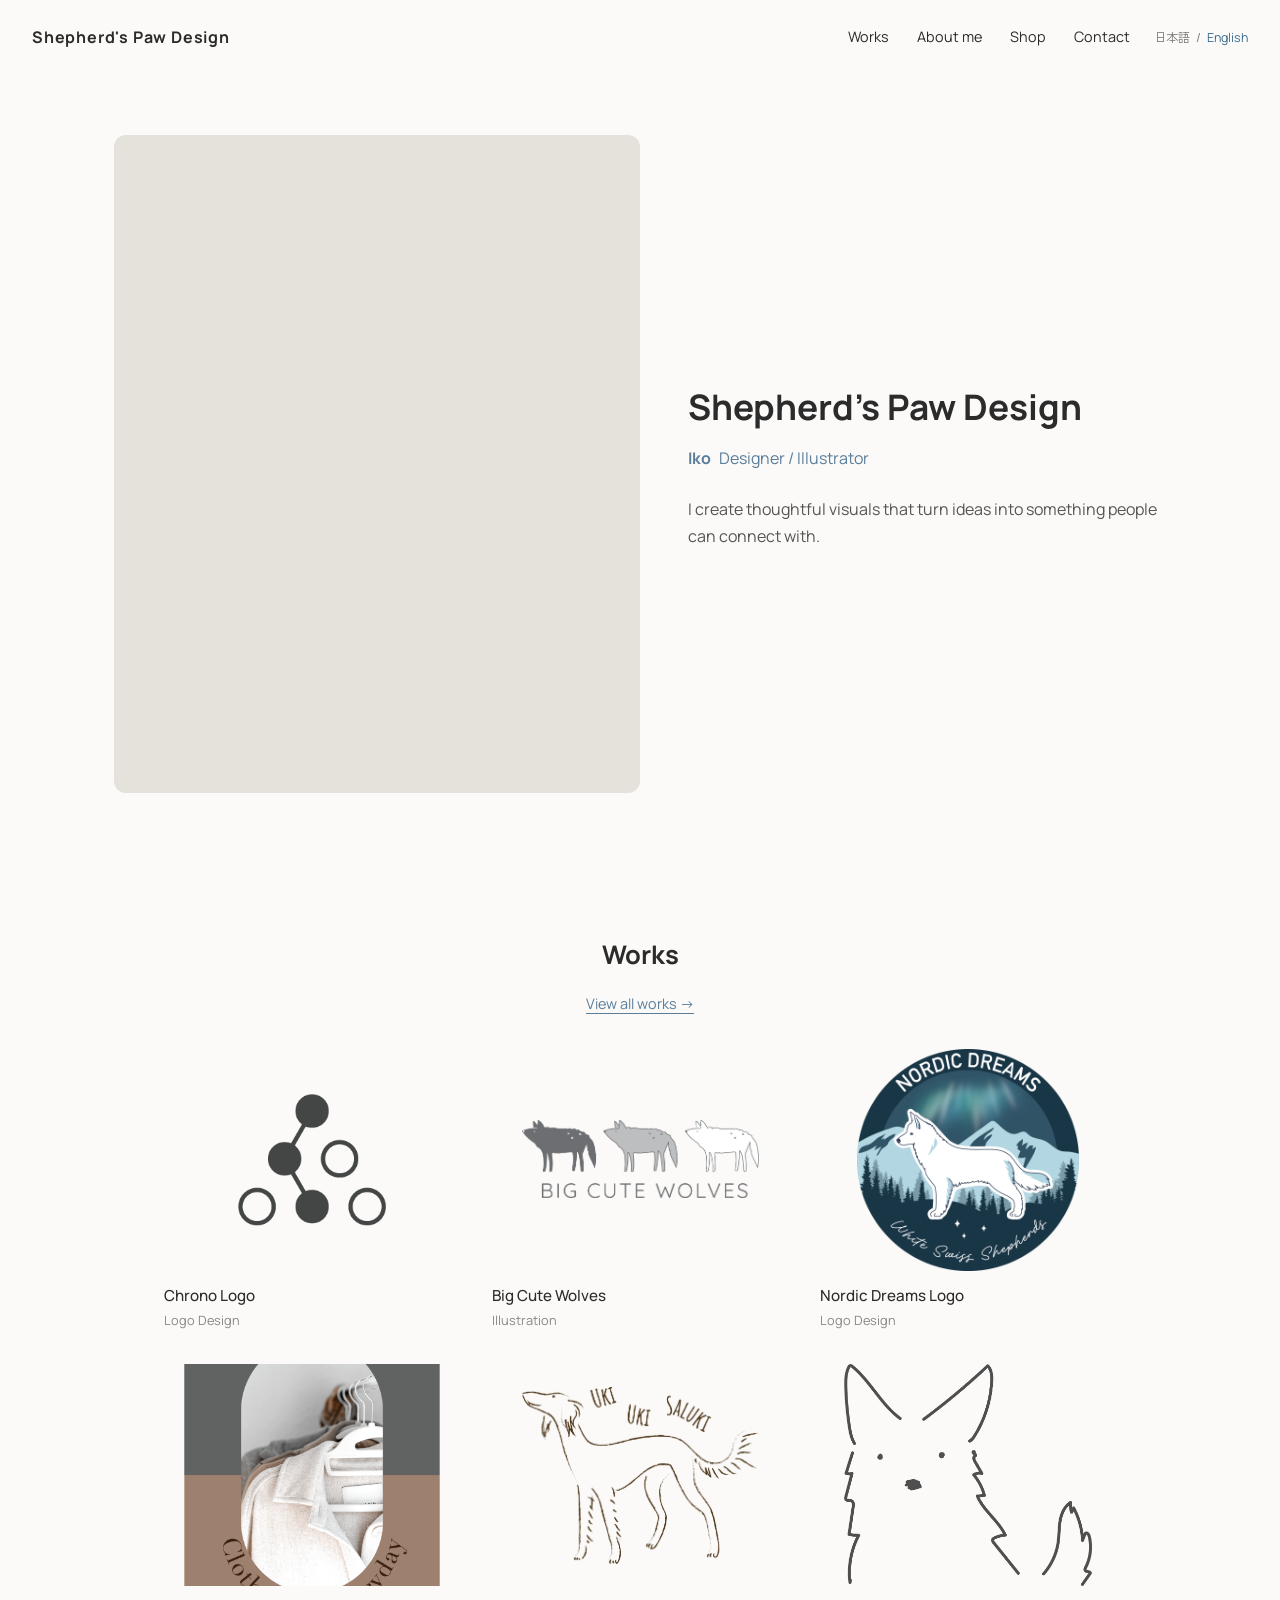
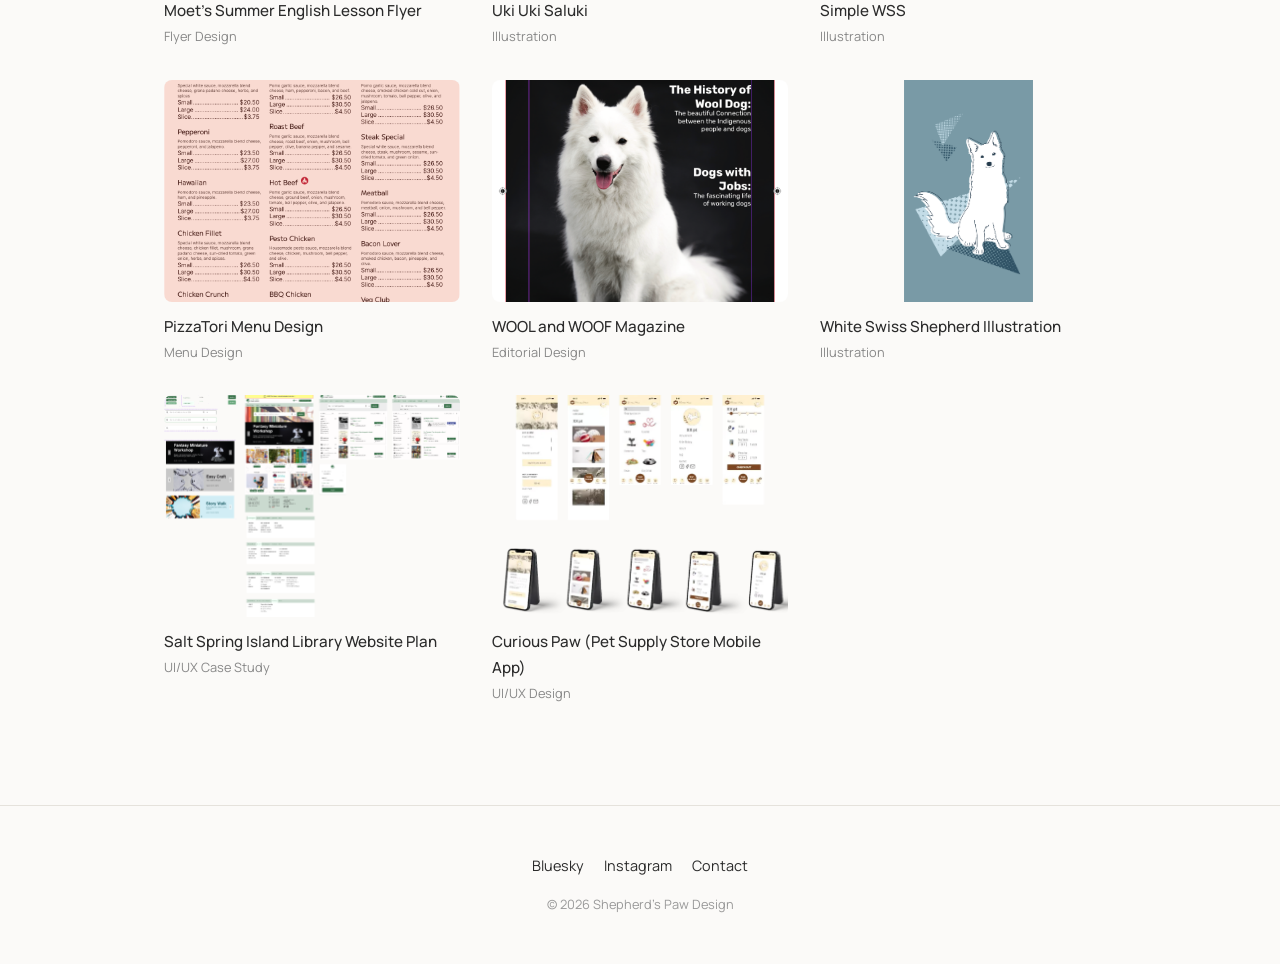
<file: index.html>
<!DOCTYPE html>
<html lang="ja">
<head>
  <meta charset="UTF-8">
  <meta name="viewport" content="width=device-width, initial-scale=1.0">
  <title>Shepherd's Paw Design | Portfolio</title>
  <link rel="preconnect" href="https://fonts.googleapis.com">
  <link href="https://fonts.googleapis.com/css2?family=Manrope:wght@400;500;600;700&family=Zen+Kaku+Gothic+New:wght@400;500;700&display=swap" rel="stylesheet">
  <link rel="stylesheet" href="style.css?v=3">
</head>
<body>

  <!-- ヘッダー: サイト名や名前 -->
  <header class="site-header">
    <a href="index.html" class="logo">Shepherd's Paw Design</a>
    <input type="checkbox" id="nav-toggle" class="nav-toggle">
    <label for="nav-toggle" class="nav-toggle-label" aria-label="メニューを開く">
      <span></span>
      <span></span>
      <span></span>
    </label>
    <nav class="site-nav" aria-label="メインメニュー">
      <a href="works.html">Works</a>
      <a href="about.html">About me</a>
      <a href="shop.html">Shop</a>
      <a href="contact.html">Contact</a>
    </nav>
    <div class="language-switch" aria-label="言語選択">
      <a href="index.html" aria-current="page">日本語</a><span>/</span><a href="en/index.html">English</a>
    </div>
  </header>

  <!-- ヒーローエリア: 代表イラスト1枚 + 一言紹介 -->
  <section class="hero">
    <div class="hero-visual">
      <div class="hero-slideshow">
        <img src="images/hero-illust.png" alt="代表作イラスト 1">
        <img src="images/hero-illust2.png" alt="代表作イラスト 2">
      </div>
    </div>
    <div class="hero-text">
      <h1>Shepherd's Paw Design</h1>
      <p class="hero-sub"><strong class="hero-name">Iko</strong><span class="hero-role">Designer / Illustrator</span></p>
      <p class="hero-lead">
        イラストとデザインを通して、日常に小さな物語を届けています。
      </p>
    </div>
  </section>

  <!-- Works: 作品一覧  -->
  <section class="works" id="works">
    <h2>Works</h2>
    <a class="view-all-works" href="works.html">View all works -&gt;</a>

    <div class="works-grid">

      <!-- 作品カード1 -->
      <a class="work-card" href="works.html#chrono-logo">
        <div class="work-thumb work-thumb-1"></div>
        <p class="work-title">Chrono Logo</p>
        <p class="work-tag">Logo Design</p>
      </a>

      <!-- 作品カード2 -->
      <a class="work-card" href="works.html#big-cute-wolves">
        <div class="work-thumb work-thumb-2"></div>
        <p class="work-title">Big Cute Wolves</p>
        <p class="work-tag">Illustration</p>
      </a>

      <!-- 作品カード3 -->
      <a class="work-card" href="works.html#nordic-dreams-logo">
        <div class="work-thumb work-thumb-3"></div>
        <p class="work-title">Nordic Dreams Logo</p>
        <p class="work-tag">Logo Design</p>
      </a>

      <!-- 作品カード4 -->
      <a class="work-card" href="works.html#summer-english-lesson">
        <div class="work-thumb work-thumb-4"></div>
        <p class="work-title">Moetさんの夏休み英語レッスン案内</p>
        <p class="work-tag">Flyer Design</p>
      </a>

      <!-- 作品カード5 -->
      <a class="work-card" href="works.html#uki-uki-saluki">
        <div class="work-thumb work-thumb-5"></div>
        <p class="work-title">Uki Uki Saluki</p>
        <p class="work-tag">Illustration</p>
      </a>

      <!-- 作品カード6 -->
      <a class="work-card" href="works.html#simple-wss">
        <div class="work-thumb work-thumb-6"></div>
        <p class="work-title">Simple WSS</p>
        <p class="work-tag">Illustration</p>
      </a>

      <a class="work-card" href="works.html#pizza-tori-menu">
        <div class="work-thumb work-thumb-pizza"></div>
        <p class="work-title">PizzaTori Menu Design</p>
        <p class="work-tag">Menu Design</p>
      </a>

      <a class="work-card" href="works.html#wool-and-woof">
        <div class="work-thumb work-thumb-magazine"></div>
        <p class="work-title">WOOL and WOOF Magazine</p>
        <p class="work-tag">Editorial Design</p>
      </a>

      <a class="work-card" href="works.html#white-swiss-shepherd">
        <div class="work-thumb work-thumb-wss"></div>
        <p class="work-title">White Swiss Shepherd Illustration</p>
        <p class="work-tag">Illustration</p>
      </a>

      <a class="work-card" href="works.html#library">
        <div class="work-thumb work-thumb-7"></div>
        <p class="work-title">ソルトスプリング島図書館ウェブサイト</p>
        <p class="work-tag">UI/UX Case Study</p>
      </a>

      <a class="work-card" href="works.html#pet-store">
        <div class="work-thumb work-thumb-8"></div>
        <p class="work-title">Curious Paw（ペット用品店モバイルアプリ）</p>
        <p class="work-tag">UI/UX Design</p>
      </a>

    </div>
  </section>

  <!-- フッター: SNSリンクなど -->
  <footer class="site-footer">
    <div class="footer-links">
      <a href="#">Bluesky</a>
      <a href="#">Instagram</a>
      <a href="contact.html">Contact</a>
    </div>
    <p class="copyright">&copy; 2026 Shepherd's Paw Design</p>
  </footer>

  <script src="language.js"></script>
</body>
</html>
</file>
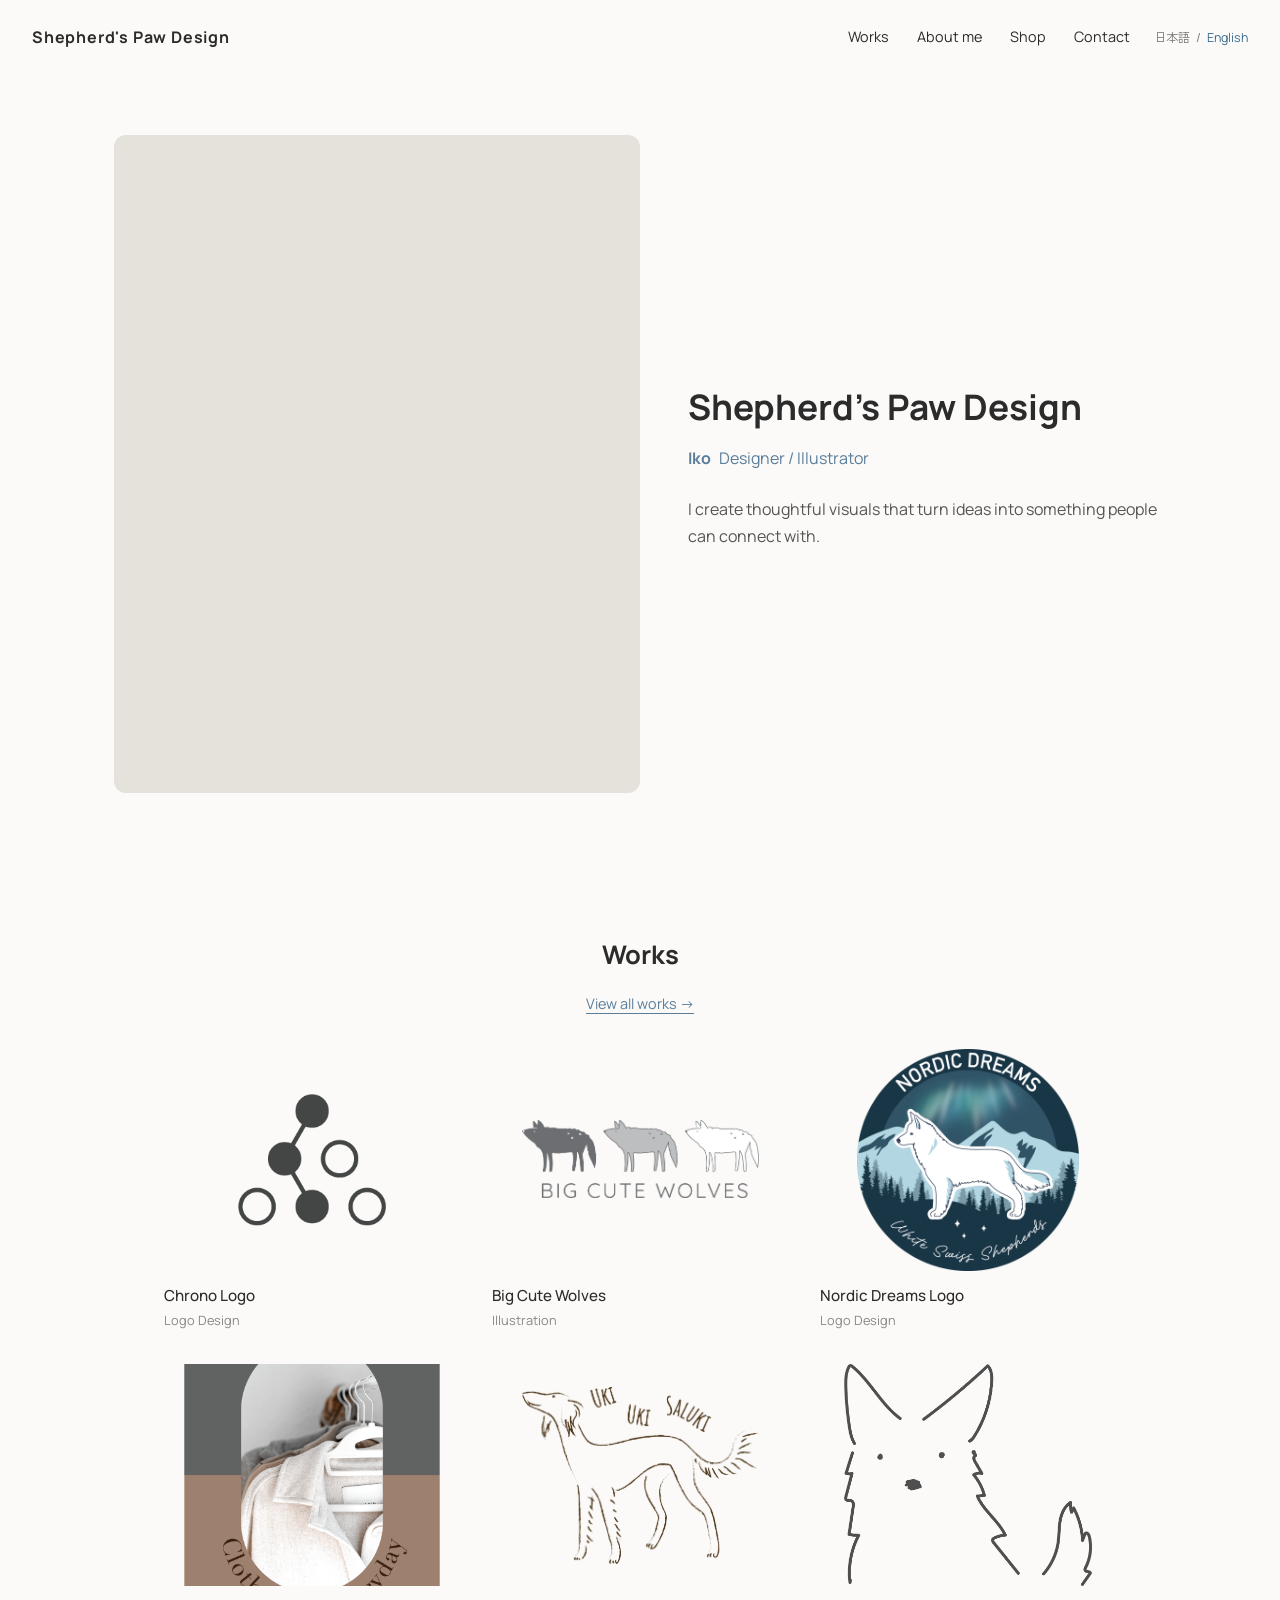
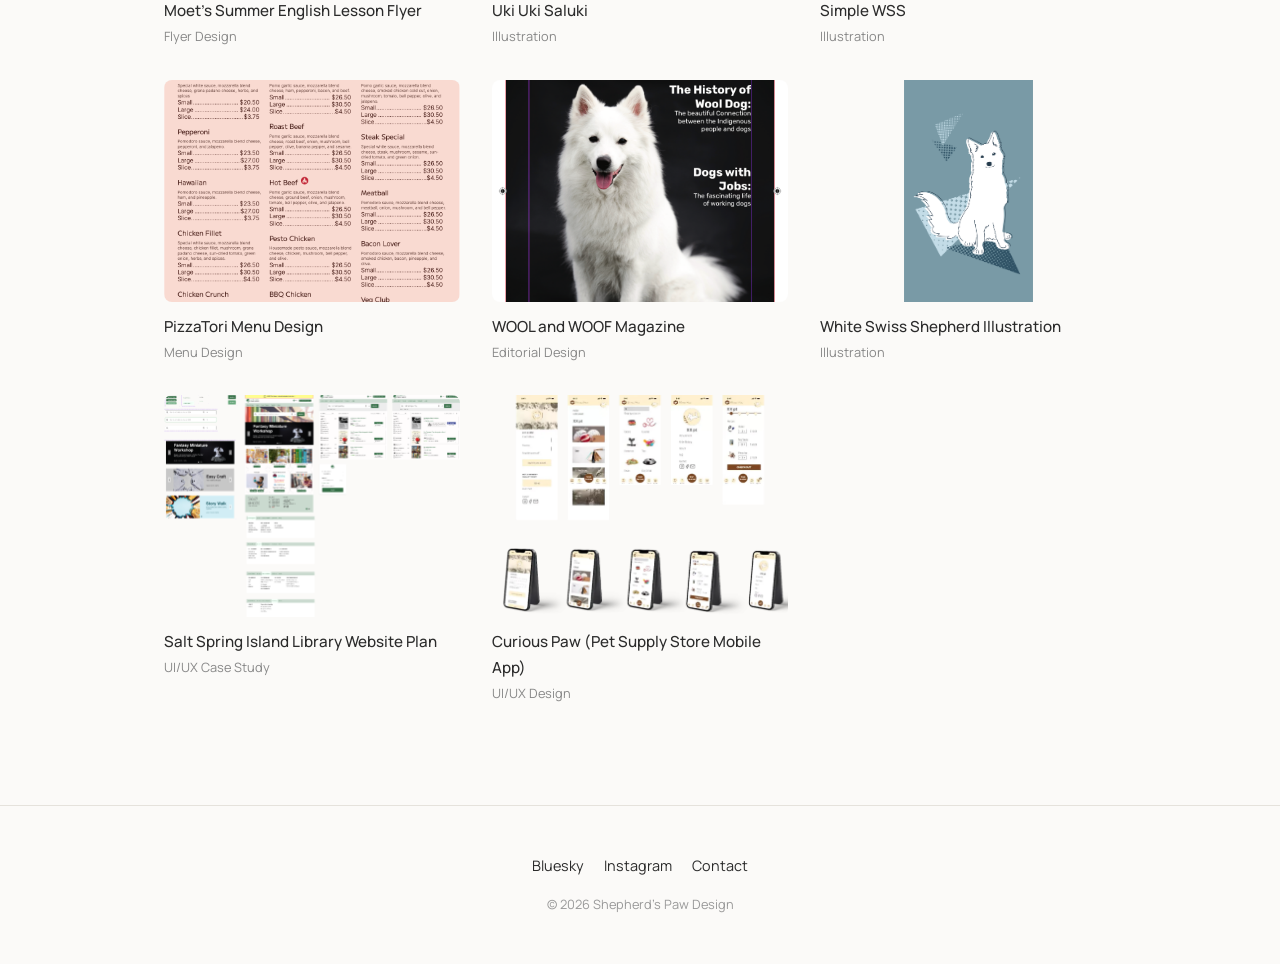
<file: en/index.html>
<!DOCTYPE html>
<html lang="en">
<head>
  <meta charset="UTF-8">
  <meta name="viewport" content="width=device-width, initial-scale=1.0">
  <title>Shepherd's Paw Design | Portfolio</title>
  <link rel="preconnect" href="https://fonts.googleapis.com">
  <link href="https://fonts.googleapis.com/css2?family=Manrope:wght@400;500;600;700&family=Zen+Kaku+Gothic+New:wght@400;500;700&display=swap" rel="stylesheet">
  <link rel="stylesheet" href="../style.css?v=3">
</head>
<body>

  <header class="site-header">
    <a href="index.html" class="logo">Shepherd's Paw Design</a>
    <input type="checkbox" id="nav-toggle" class="nav-toggle">
    <label for="nav-toggle" class="nav-toggle-label" aria-label="Open menu">
      <span></span><span></span><span></span>
    </label>
    <nav class="site-nav" aria-label="Main menu">
      <a href="works.html">Works</a>
      <a href="about.html">About me</a>
      <a href="shop.html">Shop</a>
      <a href="contact.html">Contact</a>
    </nav>
    <div class="language-switch" aria-label="Language selection">
      <a href="../index.html">日本語</a><span>/</span><a href="index.html" aria-current="page">English</a>
    </div>
  </header>

  <section class="hero">
    <div class="hero-visual">
      <div class="hero-slideshow">
        <img src="../images/hero-illust.png" alt="Featured illustration 1">
        <img src="../images/hero-illust2.png" alt="Featured illustration 2">
      </div>
    </div>
    <div class="hero-text">
      <h1>Shepherd's Paw Design</h1>
      <p class="hero-sub"><strong class="hero-name">Iko</strong><span class="hero-role">Designer / Illustrator</span></p>
      <p class="hero-lead">I create thoughtful visuals that turn ideas into something people can connect with.</p>
    </div>
  </section>

  <section class="works" id="works">
    <h2>Works</h2>
    <a class="view-all-works" href="works.html">View all works -&gt;</a>
    <div class="works-grid">
      <a class="work-card" href="works.html#chrono-logo"><div class="work-thumb work-thumb-1"></div><p class="work-title">Chrono Logo</p><p class="work-tag">Logo Design</p></a>
      <a class="work-card" href="works.html#big-cute-wolves"><div class="work-thumb work-thumb-2"></div><p class="work-title">Big Cute Wolves</p><p class="work-tag">Illustration</p></a>
      <a class="work-card" href="works.html#nordic-dreams-logo"><div class="work-thumb work-thumb-3"></div><p class="work-title">Nordic Dreams Logo</p><p class="work-tag">Logo Design</p></a>
       <a class="work-card" href="works.html#summer-english-lesson"><div class="work-thumb work-thumb-4"></div><p class="work-title">Moet's Summer English Lesson Flyer</p><p class="work-tag">Flyer Design</p></a>
      <a class="work-card" href="works.html#uki-uki-saluki"><div class="work-thumb work-thumb-5"></div><p class="work-title">Uki Uki Saluki</p><p class="work-tag">Illustration</p></a>
       <a class="work-card" href="works.html#simple-wss"><div class="work-thumb work-thumb-6"></div><p class="work-title">Simple WSS</p><p class="work-tag">Illustration</p></a>
       <a class="work-card" href="works.html#pizza-tori-menu"><div class="work-thumb work-thumb-pizza"></div><p class="work-title">PizzaTori Menu Design</p><p class="work-tag">Menu Design</p></a>
       <a class="work-card" href="works.html#wool-and-woof"><div class="work-thumb work-thumb-magazine"></div><p class="work-title">WOOL and WOOF Magazine</p><p class="work-tag">Editorial Design</p></a>
       <a class="work-card" href="works.html#white-swiss-shepherd"><div class="work-thumb work-thumb-wss"></div><p class="work-title">White Swiss Shepherd Illustration</p><p class="work-tag">Illustration</p></a>
       <a class="work-card" href="works.html#library"><div class="work-thumb work-thumb-7"></div><p class="work-title">Salt Spring Island Library Website Plan</p><p class="work-tag">UI/UX Case Study</p></a>
      <a class="work-card" href="works.html#pet-store"><div class="work-thumb work-thumb-8"></div><p class="work-title">Curious Paw (Pet Supply Store Mobile App)</p><p class="work-tag">UI/UX Design</p></a>
    </div>
  </section>

  <footer class="site-footer">
    <div class="footer-links"><a href="#">Bluesky</a><a href="#">Instagram</a><a href="contact.html">Contact</a></div>
    <p class="copyright">&copy; 2026 Shepherd's Paw Design</p>
  </footer>

  <script src="../language.js"></script>
</body>
</html>
</file>
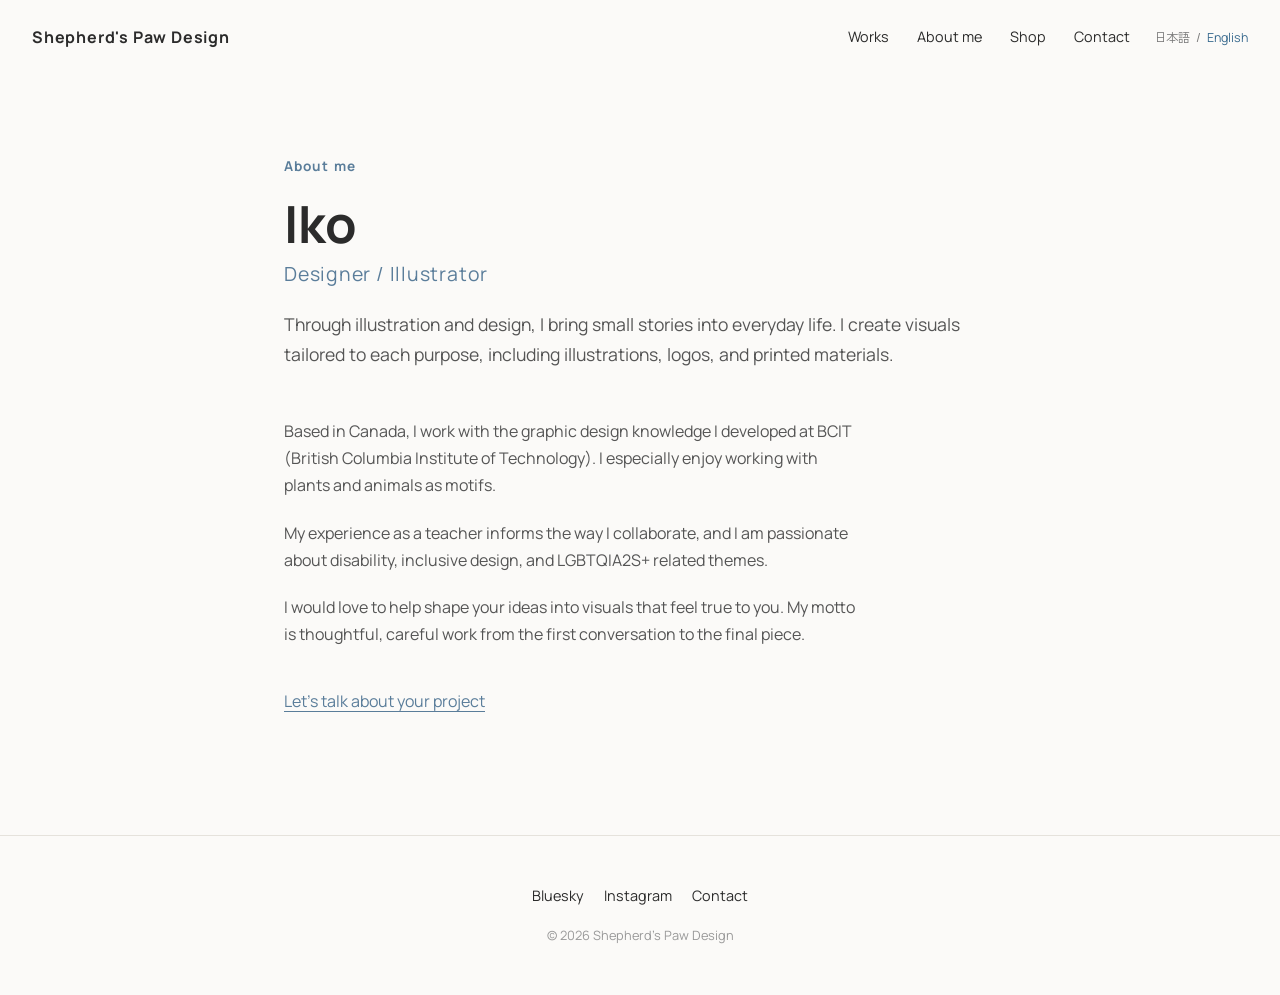
<file: about.html>
<!DOCTYPE html>
<html lang="ja">
<head>
  <meta charset="UTF-8">
  <meta name="viewport" content="width=device-width, initial-scale=1.0">
  <title>About me | Shepherd's Paw Design</title>
  <link rel="preconnect" href="https://fonts.googleapis.com">
  <link href="https://fonts.googleapis.com/css2?family=Manrope:wght@400;500;600;700&family=Zen+Kaku+Gothic+New:wght@400;500;700&display=swap" rel="stylesheet">
  <link rel="stylesheet" href="style.css?v=3">
</head>
<body>

  <header class="site-header">
    <a href="index.html" class="logo">Shepherd's Paw Design</a>
    <input type="checkbox" id="nav-toggle" class="nav-toggle">
    <label for="nav-toggle" class="nav-toggle-label" aria-label="メニューを開く">
      <span></span>
      <span></span>
      <span></span>
    </label>
    <nav class="site-nav" aria-label="メインメニュー">
      <a href="works.html">Works</a>
      <a href="about.html">About me</a>
      <a href="shop.html">Shop</a>
      <a href="contact.html">Contact</a>
    </nav>
    <div class="language-switch" aria-label="言語選択">
      <a href="about.html" aria-current="page">日本語</a><span>/</span><a href="en/about.html">English</a>
    </div>
  </header>

  <main class="simple-page about-page">
    <p class="eyebrow">About me</p>
    <h1 class="about-heading"><span class="about-name">Iko</span><span class="about-role">Designer / Illustrator</span></h1>
    <p class="page-lead">Illustrationとデザインを通して、日常に小さな物語を届けています。イラスト、ロゴ、印刷物など、目的に合わせたビジュアルづくりを行っています。</p>

    <div class="about-copy">
      <p>カナダを拠点に、BCIT（ブリティッシュコロンビア工科大学）で学んだグラフィックデザインの知識を生かして活動しています。動植物をモチーフにした表現を得意としています。</p>
      <p>教師としての経験も生かしながら、障害やインクルーシブデザイン、LGBTQIA2S+に関わるテーマにも関心を持って制作しています。</p>
      <p>伝えたい想いを丁寧にくみ取り、その人らしいかたちにするお手伝いがしたいと考えています。相談しながら、一つひとつ誠実に制作します。</p>
    </div>

    <a class="text-link" href="contact.html">お仕事のご相談はこちら</a>
  </main>

  <footer class="site-footer">
    <div class="footer-links">
      <a href="#">Bluesky</a>
      <a href="#">Instagram</a>
      <a href="contact.html">Contact</a>
    </div>
    <p class="copyright">&copy; 2026 Shepherd's Paw Design</p>
  </footer>

  <script src="language.js"></script>
</body>
</html>
</file>
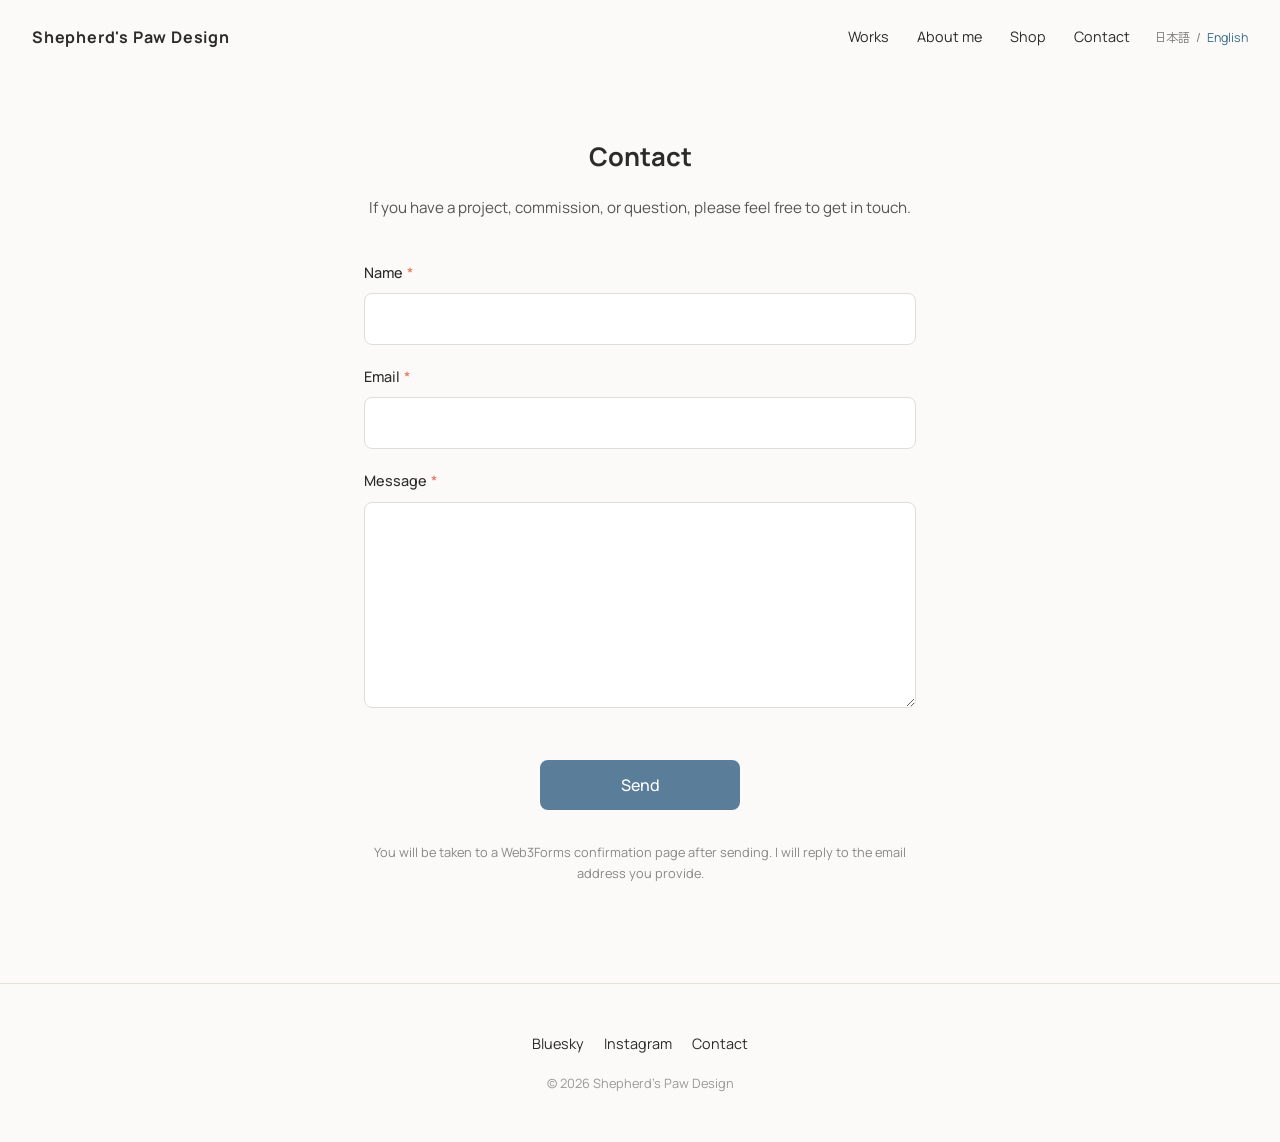
<file: contact.html>
<!DOCTYPE html>
<html lang="ja">
<head>
  <meta charset="UTF-8">
  <meta name="viewport" content="width=device-width, initial-scale=1.0">
  <title>Contact | Shepherd's Paw Design</title>
  <link rel="preconnect" href="https://fonts.googleapis.com">
  <link href="https://fonts.googleapis.com/css2?family=Manrope:wght@400;500;600;700&family=Zen+Kaku+Gothic+New:wght@400;500;700&display=swap" rel="stylesheet">
  <link rel="stylesheet" href="style.css?v=4">
</head>
<body>

  <!-- ヘッダー: サイト名や名前 -->
  <header class="site-header">
    <a href="index.html" class="logo">Shepherd's Paw Design</a>
    <input type="checkbox" id="nav-toggle" class="nav-toggle">
    <label for="nav-toggle" class="nav-toggle-label" aria-label="メニューを開く">
      <span></span>
      <span></span>
      <span></span>
    </label>
    <nav class="site-nav" aria-label="メインメニュー">
      <a href="works.html">Works</a>
      <a href="about.html">About me</a>
      <a href="shop.html">Shop</a>
      <a href="contact.html">Contact</a>
    </nav>
    <div class="language-switch" aria-label="言語選択">
      <a href="contact.html" aria-current="page">日本語</a><span>/</span><a href="en/contact.html">English</a>
    </div>
  </header>

  <!-- お問い合わせフォーム -->
  <section class="contact">
    <h2>Contact</h2>
    <p class="contact-lead">
      ご依頼・ご相談などがありましたら、以下のフォームからお気軽にお問い合わせください。
    </p>

    <form class="contact-form" action="https://api.web3forms.com/submit" method="POST">
      <input type="hidden" name="access_key" value="a5943a26-a567-4814-bb70-3522ca2fee59">
      <input type="hidden" name="subject" value="Shepherd's Paw Design サイトからのお問い合わせ">
      <input type="hidden" name="from_name" value="Shepherd's Paw Design">

      <div class="form-field">
        <label for="name">お名前<span class="required">*</span></label>
        <input type="text" id="name" name="name" required autocomplete="name">
      </div>

      <div class="form-field">
        <label for="email">メールアドレス<span class="required">*</span></label>
        <input type="email" id="email" name="email" required autocomplete="email">
      </div>

      <div class="form-field">
        <label for="message">お問い合わせ内容<span class="required">*</span></label>
        <textarea id="message" name="message" rows="7" required></textarea>
      </div>

      <!-- hCaptcha: Web3Forms のサイトキーで自動的に描画される -->
      <div class="h-captcha" data-captcha="true"></div>

      <button type="submit" class="submit-button">送信する</button>
    </form>

    <p class="contact-note">
      ※ 送信後は Web3Forms の完了ページが表示されます。<br>
      ※ 返信は入力いただいたメールアドレス宛にお送りします。
    </p>
  </section>

  <!-- フッター: SNSリンクなど -->
  <footer class="site-footer">
    <div class="footer-links">
      <a href="#">Bluesky</a>
      <a href="#">Instagram</a>
      <a href="contact.html">Contact</a>
    </div>
    <p class="copyright">&copy; 2026 Shepherd's Paw Design</p>
  </footer>

  <script src="language.js"></script>
  <script src="https://web3forms.com/client/script.js" async defer></script>
</body>
</html>
</file>
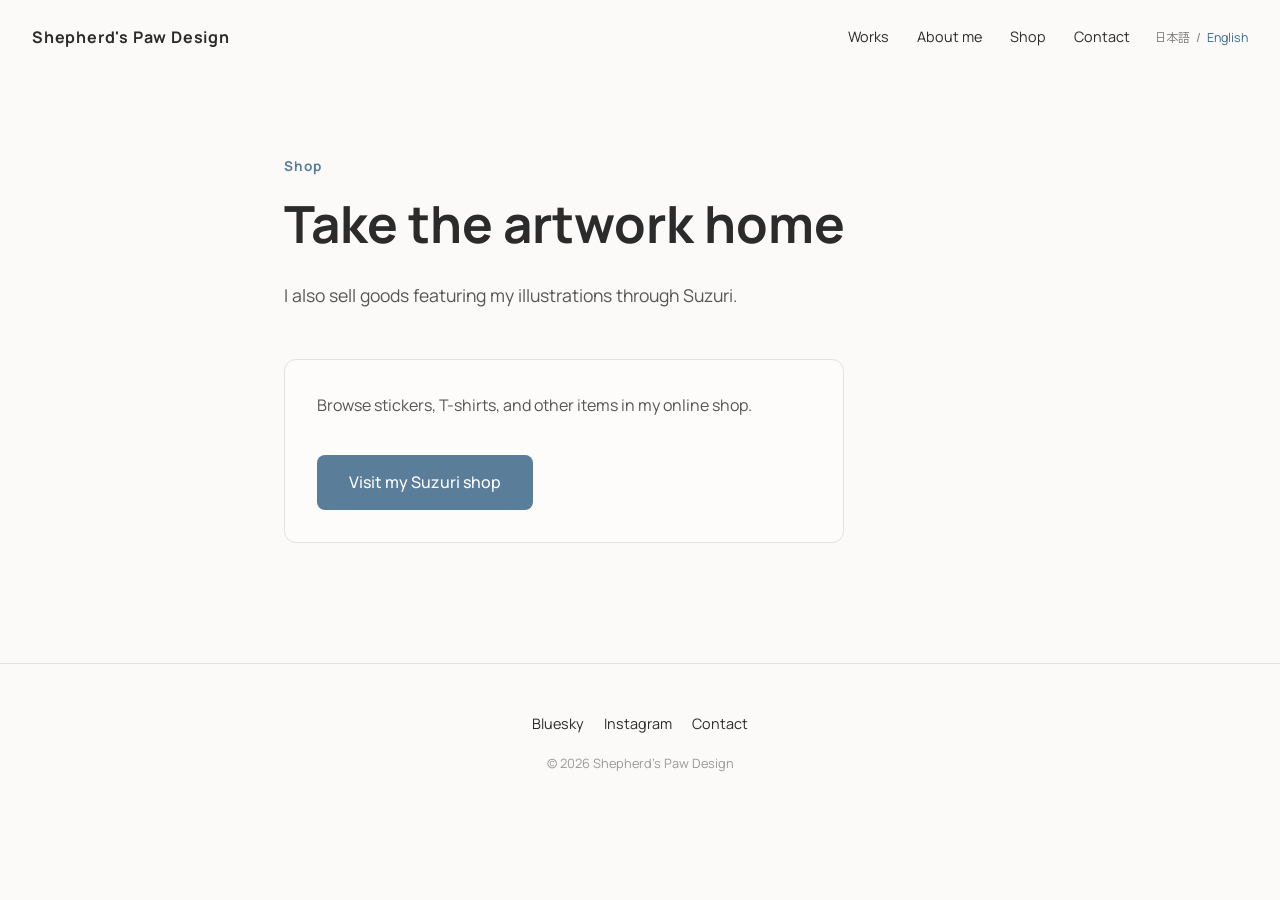
<file: shop.html>
<!DOCTYPE html>
<html lang="ja">
<head>
  <meta charset="UTF-8">
  <meta name="viewport" content="width=device-width, initial-scale=1.0">
  <title>Shop | Shepherd's Paw Design</title>
  <link rel="preconnect" href="https://fonts.googleapis.com">
  <link href="https://fonts.googleapis.com/css2?family=Manrope:wght@400;500;600;700&family=Zen+Kaku+Gothic+New:wght@400;500;700&display=swap" rel="stylesheet">
  <link rel="stylesheet" href="style.css?v=3">
</head>
<body>

  <header class="site-header">
    <a href="index.html" class="logo">Shepherd's Paw Design</a>
    <input type="checkbox" id="nav-toggle" class="nav-toggle">
    <label for="nav-toggle" class="nav-toggle-label" aria-label="メニューを開く">
      <span></span>
      <span></span>
      <span></span>
    </label>
    <nav class="site-nav" aria-label="メインメニュー">
      <a href="works.html">Works</a>
      <a href="about.html">About me</a>
      <a href="shop.html">Shop</a>
      <a href="contact.html">Contact</a>
    </nav>
    <div class="language-switch" aria-label="言語選択">
      <a href="shop.html" aria-current="page">日本語</a><span>/</span><a href="en/shop.html">English</a>
    </div>
  </header>

  <main class="simple-page shop-page">
    <p class="eyebrow">Shop</p>
    <h1>作品をグッズでも楽しめます</h1>
    <p class="page-lead">Suzuriでイラストを使ったグッズを販売しています。</p>

    <div class="shop-card">
      <p>ステッカーやTシャツなど、オンラインショップで販売中のアイテムをご覧いただけます。</p>
      <a class="submit-button" href="https://suzuri.jp/ShepherdsPawDesign" target="_blank" rel="noopener noreferrer">Suzuriショップを見る</a>
    </div>
  </main>

  <footer class="site-footer">
    <div class="footer-links">
      <a href="#">Bluesky</a>
      <a href="#">Instagram</a>
      <a href="contact.html">Contact</a>
    </div>
    <p class="copyright">&copy; 2026 Shepherd's Paw Design</p>
  </footer>

  <script src="language.js"></script>
</body>
</html>
</file>
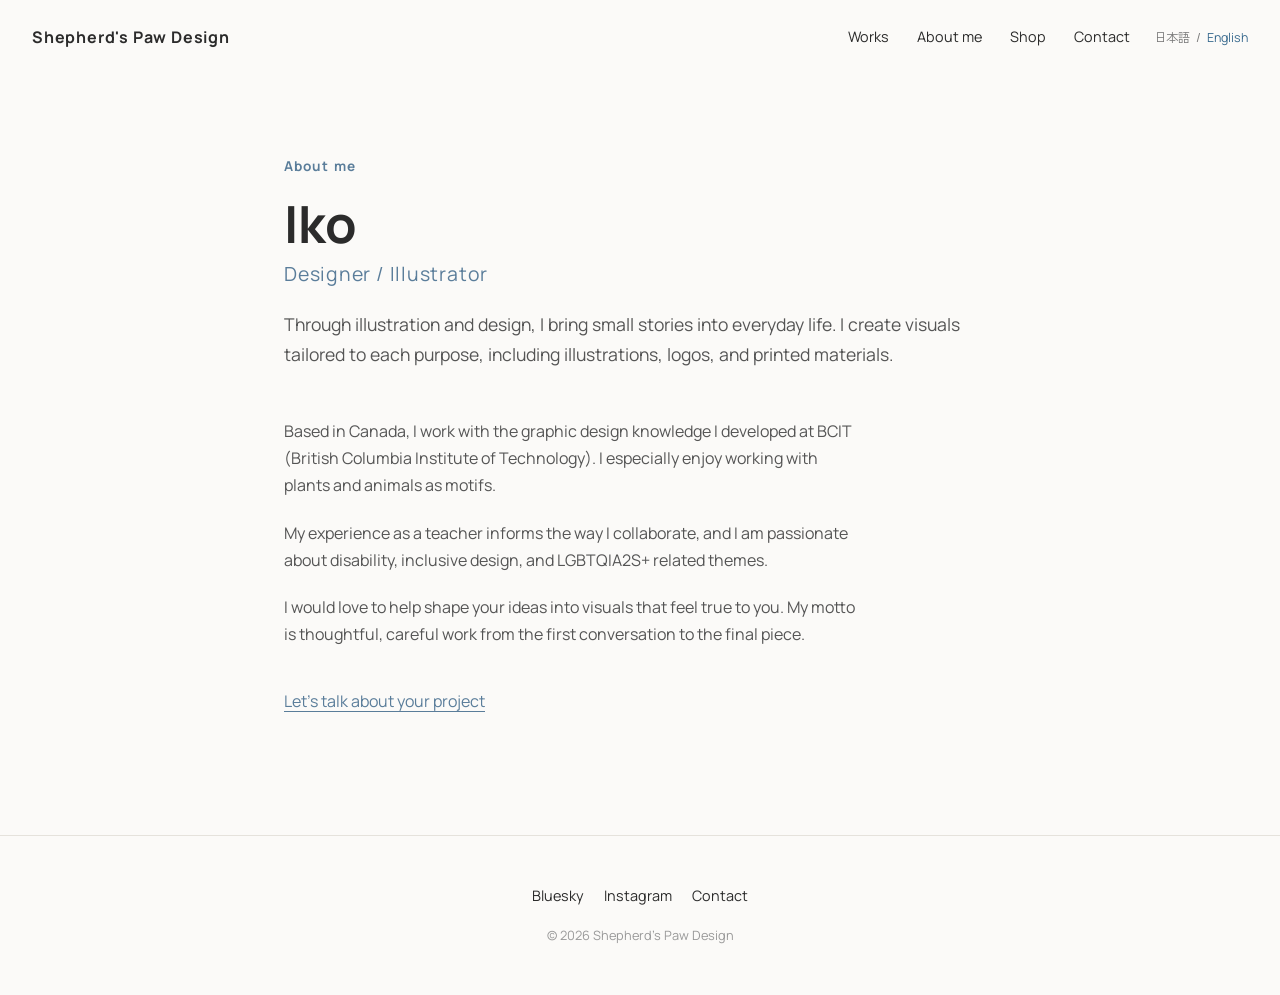
<file: en/about.html>
<!DOCTYPE html>
<html lang="en">
<head>
  <meta charset="UTF-8">
  <meta name="viewport" content="width=device-width, initial-scale=1.0">
  <title>About me | Shepherd's Paw Design</title>
  <link rel="preconnect" href="https://fonts.googleapis.com">
  <link href="https://fonts.googleapis.com/css2?family=Manrope:wght@400;500;600;700&family=Zen+Kaku+Gothic+New:wght@400;500;700&display=swap" rel="stylesheet">
  <link rel="stylesheet" href="../style.css?v=3">
</head>
<body>

  <header class="site-header">
    <a href="index.html" class="logo">Shepherd's Paw Design</a>
    <input type="checkbox" id="nav-toggle" class="nav-toggle">
    <label for="nav-toggle" class="nav-toggle-label" aria-label="Open menu"><span></span><span></span><span></span></label>
    <nav class="site-nav" aria-label="Main menu"><a href="works.html">Works</a><a href="about.html">About me</a><a href="shop.html">Shop</a><a href="contact.html">Contact</a></nav>
    <div class="language-switch" aria-label="Language selection"><a href="../about.html">日本語</a><span>/</span><a href="about.html" aria-current="page">English</a></div>
  </header>

  <main class="simple-page about-page">
    <p class="eyebrow">About me</p>
    <h1 class="about-heading"><span class="about-name">Iko</span><span class="about-role">Designer / Illustrator</span></h1>
    <p class="page-lead">Through illustration and design, I bring small stories into everyday life. I create visuals tailored to each purpose, including illustrations, logos, and printed materials.</p>
    <div class="about-copy">
      <p>Based in Canada, I work with the graphic design knowledge I developed at BCIT (British Columbia Institute of Technology). I especially enjoy working with plants and animals as motifs.</p>
      <p>My experience as a teacher informs the way I collaborate, and I am passionate about disability, inclusive design, and LGBTQIA2S+ related themes.</p>
      <p>I would love to help shape your ideas into visuals that feel true to you. My motto is thoughtful, careful work from the first conversation to the final piece.</p>
    </div>
    <a class="text-link" href="contact.html">Let’s talk about your project</a>
  </main>

  <footer class="site-footer"><div class="footer-links"><a href="#">Bluesky</a><a href="#">Instagram</a><a href="contact.html">Contact</a></div><p class="copyright">&copy; 2026 Shepherd's Paw Design</p></footer>

  <script src="../language.js"></script>
</body>
</html>
</file>
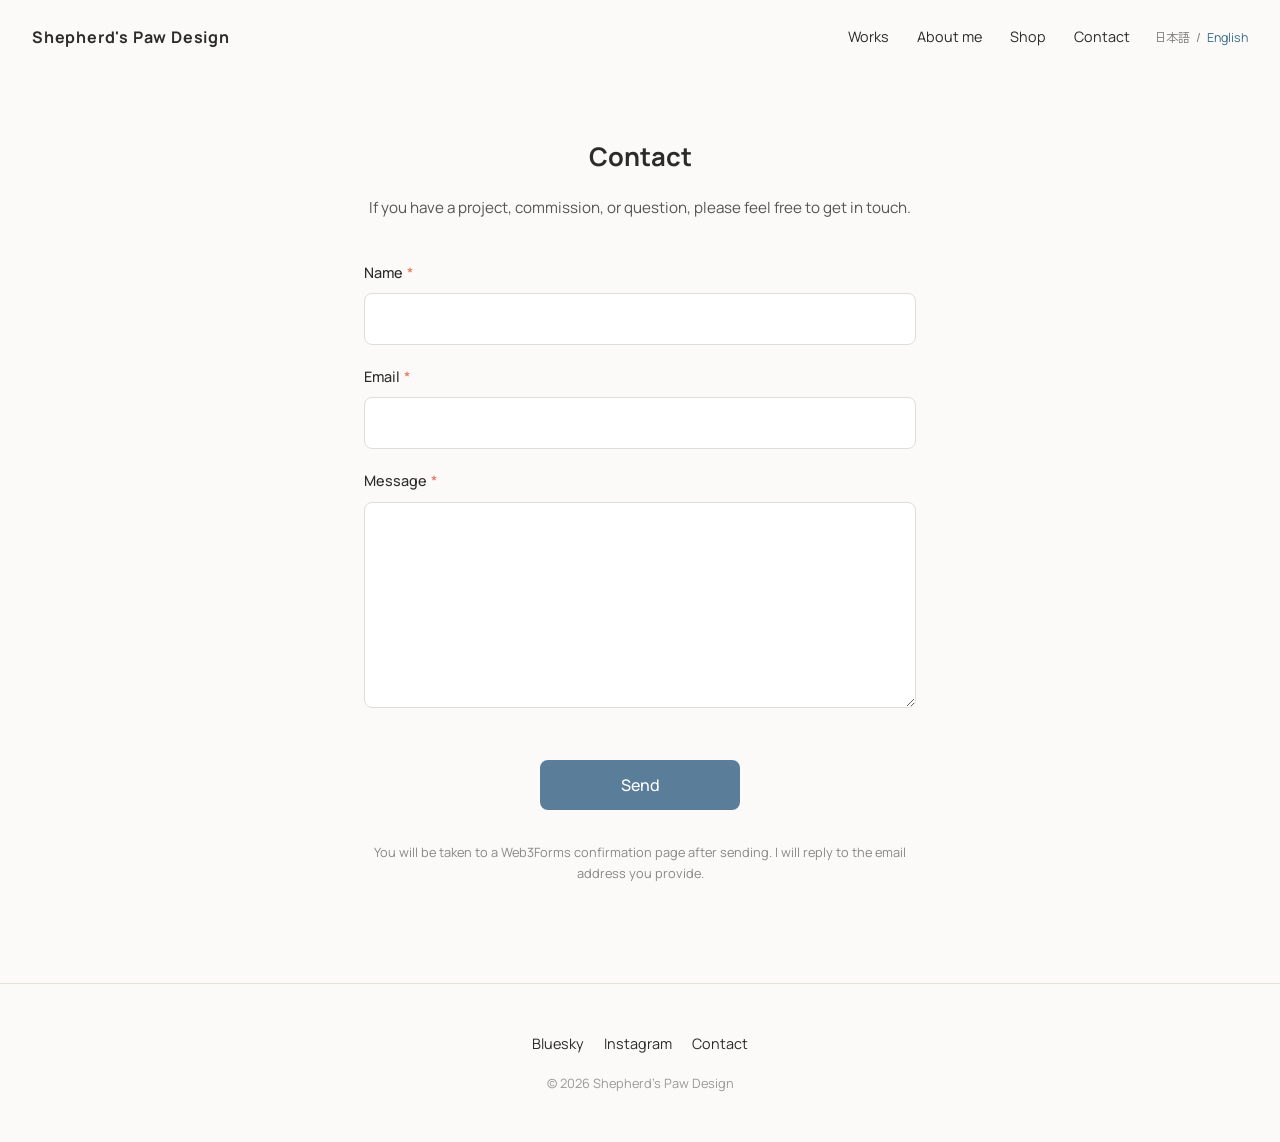
<file: en/contact.html>
<!DOCTYPE html>
<html lang="en">
<head>
  <meta charset="UTF-8">
  <meta name="viewport" content="width=device-width, initial-scale=1.0">
  <title>Contact | Shepherd's Paw Design</title>
  <link rel="preconnect" href="https://fonts.googleapis.com">
  <link href="https://fonts.googleapis.com/css2?family=Manrope:wght@400;500;600;700&family=Zen+Kaku+Gothic+New:wght@400;500;700&display=swap" rel="stylesheet">
  <link rel="stylesheet" href="../style.css?v=4">
</head>
<body>

  <header class="site-header">
    <a href="index.html" class="logo">Shepherd's Paw Design</a>
    <input type="checkbox" id="nav-toggle" class="nav-toggle">
    <label for="nav-toggle" class="nav-toggle-label" aria-label="Open menu"><span></span><span></span><span></span></label>
    <nav class="site-nav" aria-label="Main menu"><a href="works.html">Works</a><a href="about.html">About me</a><a href="shop.html">Shop</a><a href="contact.html">Contact</a></nav>
    <div class="language-switch" aria-label="Language selection"><a href="../contact.html">日本語</a><span>/</span><a href="contact.html" aria-current="page">English</a></div>
  </header>

  <section class="contact">
    <h2>Contact</h2>
    <p class="contact-lead">If you have a project, commission, or question, please feel free to get in touch.</p>
    <form class="contact-form" action="https://api.web3forms.com/submit" method="POST">
      <input type="hidden" name="access_key" value="a5943a26-a567-4814-bb70-3522ca2fee59">
      <input type="hidden" name="subject" value="New enquiry from Shepherd's Paw Design">
      <input type="hidden" name="from_name" value="Shepherd's Paw Design">

      <div class="form-field">
        <label for="name">Name<span class="required">*</span></label>
        <input type="text" id="name" name="name" required autocomplete="name">
      </div>

      <div class="form-field">
        <label for="email">Email<span class="required">*</span></label>
        <input type="email" id="email" name="email" required autocomplete="email">
      </div>

      <div class="form-field">
        <label for="message">Message<span class="required">*</span></label>
        <textarea id="message" name="message" rows="7" required></textarea>
      </div>

      <!-- hCaptcha: rendered automatically with the Web3Forms site key -->
      <div class="h-captcha" data-captcha="true"></div>

      <button type="submit" class="submit-button">Send</button>
    </form>

    <p class="contact-note">You will be taken to a Web3Forms confirmation page after sending. I will reply to the email address you provide.</p>
  </section>

  <footer class="site-footer"><div class="footer-links"><a href="#">Bluesky</a><a href="#">Instagram</a><a href="contact.html">Contact</a></div><p class="copyright">&copy; 2026 Shepherd's Paw Design</p></footer>

  <script src="../language.js"></script>
  <script src="https://web3forms.com/client/script.js" async defer></script>
</body>
</html>
</file>
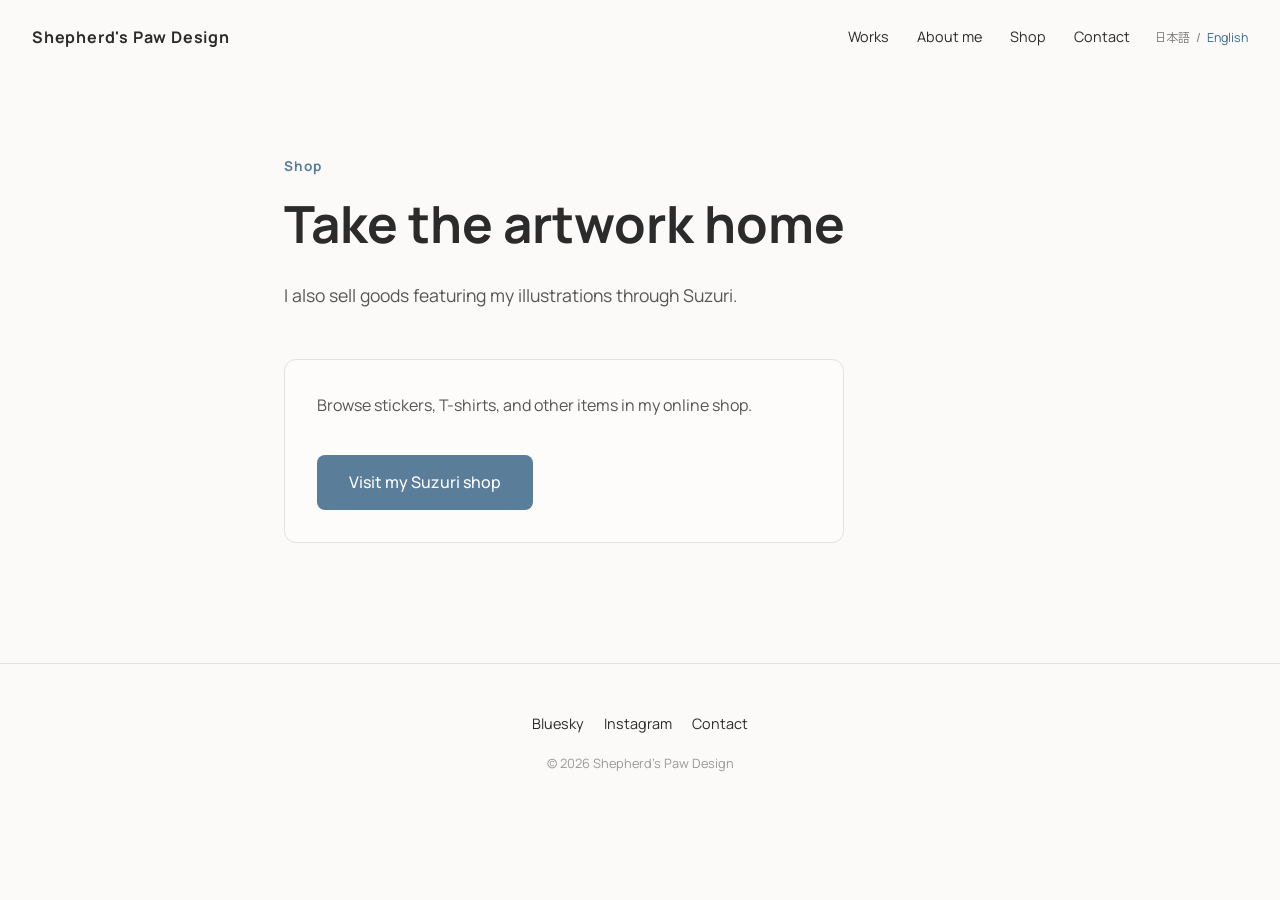
<file: en/shop.html>
<!DOCTYPE html>
<html lang="en">
<head>
  <meta charset="UTF-8">
  <meta name="viewport" content="width=device-width, initial-scale=1.0">
  <title>Shop | Shepherd's Paw Design</title>
  <link rel="preconnect" href="https://fonts.googleapis.com">
  <link href="https://fonts.googleapis.com/css2?family=Manrope:wght@400;500;600;700&family=Zen+Kaku+Gothic+New:wght@400;500;700&display=swap" rel="stylesheet">
  <link rel="stylesheet" href="../style.css?v=3">
</head>
<body>

  <header class="site-header">
    <a href="index.html" class="logo">Shepherd's Paw Design</a>
    <input type="checkbox" id="nav-toggle" class="nav-toggle">
    <label for="nav-toggle" class="nav-toggle-label" aria-label="Open menu"><span></span><span></span><span></span></label>
    <nav class="site-nav" aria-label="Main menu"><a href="works.html">Works</a><a href="about.html">About me</a><a href="shop.html">Shop</a><a href="contact.html">Contact</a></nav>
    <div class="language-switch" aria-label="Language selection"><a href="../shop.html">日本語</a><span>/</span><a href="shop.html" aria-current="page">English</a></div>
  </header>

  <main class="simple-page shop-page">
    <p class="eyebrow">Shop</p>
    <h1>Take the artwork home</h1>
    <p class="page-lead">I also sell goods featuring my illustrations through Suzuri.</p>
    <div class="shop-card"><p>Browse stickers, T-shirts, and other items in my online shop.</p><a class="submit-button" href="https://suzuri.jp/ShepherdsPawDesign" target="_blank" rel="noopener noreferrer">Visit my Suzuri shop</a></div>
  </main>

  <footer class="site-footer"><div class="footer-links"><a href="#">Bluesky</a><a href="#">Instagram</a><a href="contact.html">Contact</a></div><p class="copyright">&copy; 2026 Shepherd's Paw Design</p></footer>

  <script src="../language.js"></script>
</body>
</html>
</file>
<file: style.css>
/* ==========================================
   基本設定
   ========================================== */
* {
  margin: 0;
  padding: 0;
  box-sizing: border-box;
}

:root {
  /* ここの色を変えるだけでサイト全体の差し色が変わります */
  --accent-color: #e8795a;
  --text-color: #2b2b2b;
  --bg-color: #fbfaf8;
}

body {
  font-family: "Manrope", "Zen Kaku Gothic New", sans-serif;
  color: var(--text-color);
  background-color: var(--bg-color);
  line-height: 1.7;
}

a {
  text-decoration: none;
  color: inherit;
}

/* ==========================================
   ヘッダー
   ========================================== */
.site-header {
  display: flex;
  align-items: center;
  padding: 24px 32px;
  position: relative;
  z-index: 10;
}

.logo {
  font-weight: 700;
  letter-spacing: 0.05em;
}

.site-nav {
  display: flex;
  align-items: center;
  gap: 28px;
  margin-left: auto;
  font-size: 0.9rem;
}

.site-nav a {
  transition: color 0.2s ease;
}

.site-nav a:hover {
  color: #3a6b8f;
}

.language-switch {
  display: flex;
  align-items: center;
  gap: 6px;
  margin-left: 24px;
  color: #777;
  font-size: 0.78rem;
  white-space: nowrap;
}

.language-switch a:hover,
.language-switch a[aria-current="page"] {
  color: #3a6b8f;
}

.nav-toggle,
.nav-toggle-label {
  display: none;
}

/* ==========================================
   ヒーローエリア(左: 大きいイラスト / 右: テキスト)
   ========================================== */
.hero {
  display: grid;
  grid-template-columns: 1.1fr 1fr;
  align-items: center;
  gap: 48px;
  max-width: 1100px;
  margin: 0 auto;
  padding: 60px 24px 100px;
}

.hero-visual {
  aspect-ratio: 4 / 5;
  background-color: #e5e2dc;
  border-radius: 12px;
  overflow: hidden;
}

.hero-slideshow {
  position: relative;
  width: 100%;
  height: 100%;
}

.hero-slideshow img {
  position: absolute;
  top: 0;
  left: 16px;
  width: calc(100% - 32px);
  height: 100%;
  object-fit: contain;
  display: block;
  opacity: 0;
  animation: heroFade 10s infinite;
}

.hero-slideshow img:nth-child(1) {
  animation-delay: 0s;
}

.hero-slideshow img:nth-child(2) {
  animation-delay: 5s;
}

@keyframes heroFade {
  0% { opacity: 0; }
  10% { opacity: 1; }
  40% { opacity: 1; }
  50% { opacity: 0; }
  100% { opacity: 0; }
}

.hero-text h1 {
  font-size: 2.2rem;
  margin-bottom: 8px;
}

.hero-sub {
  color: #5a7d9a;
  font-weight: 400;
  margin-bottom: 24px;
}

.hero-name {
  font-weight: 700;
}

.hero-role {
  margin-left: 0.5em;
  font-weight: 400;
}

.hero-lead {
  font-size: 1rem;
  color: #555;
}

/* スマホなど画面が狭いときは縦積みにする */
@media (max-width: 700px) {
  .site-header {
    padding: 20px 24px;
  }

  .logo {
    font-size: 0.9rem;
  }

  .nav-toggle-label {
    display: flex;
    flex-direction: column;
    justify-content: center;
    gap: 5px;
    width: 32px;
    height: 32px;
    margin-left: auto;
    cursor: pointer;
  }

  .nav-toggle-label span {
    display: block;
    width: 22px;
    height: 2px;
    margin-left: auto;
    background-color: var(--text-color);
    transition: transform 0.2s ease, opacity 0.2s ease;
  }

  .site-nav {
    display: none;
    position: absolute;
    top: calc(100% - 4px);
    right: 24px;
    flex-direction: column;
    align-items: stretch;
    gap: 0;
    min-width: 170px;
    padding: 8px;
    border: 1px solid #e5e2dc;
    border-radius: 10px;
    background-color: var(--bg-color);
    box-shadow: 0 12px 28px rgba(43, 43, 43, 0.1);
  }

  .site-nav a {
    padding: 10px 12px;
  }

  .language-switch {
    position: absolute;
    top: 25px;
    right: 68px;
    margin-left: 0;
  }

  .nav-toggle:checked ~ .site-nav {
    display: flex;
  }

  .nav-toggle:checked + .nav-toggle-label span:nth-child(1) {
    transform: translateY(7px) rotate(45deg);
  }

  .nav-toggle:checked + .nav-toggle-label span:nth-child(2) {
    opacity: 0;
  }

  .nav-toggle:checked + .nav-toggle-label span:nth-child(3) {
    transform: translateY(-7px) rotate(-45deg);
  }

  .hero {
    grid-template-columns: 1fr;
    padding: 40px 24px 60px;
  }

  .simple-page {
    min-height: 460px;
    padding: 56px 24px 80px;
  }

  .shop-card {
    padding: 24px;
  }
}

/* ==========================================
   Works セクション
   ========================================== */
.works {
  max-width: 1000px;
  margin: 0 auto;
  padding: 40px 24px 100px;
}

.works h2 {
  font-size: 1.6rem;
  margin-bottom: 32px;
  text-align: center;
}

.view-all-works {
  display: block;
  width: fit-content;
  margin: -16px auto 32px;
  color: #5a7d9a;
  font-size: 0.9rem;
  text-decoration: underline;
  text-underline-offset: 4px;
}

.view-all-works:hover {
  color: #3a6b8f;
}

.works-grid {
  display: grid;
  /* スマホでは1列、画面が広くなると自動で列が増える */
  grid-template-columns: repeat(auto-fit, minmax(240px, 1fr));
  gap: 32px;
}

.work-card {
  display: block;
  transition: transform 0.2s ease, opacity 0.2s ease;
}

.work-card:hover {
  transform: translateY(-4px);
  opacity: 0.85;
}

.work-thumb {
  width: 100%;
  aspect-ratio: 4 / 3;
  background-color: transparent;
  border-radius: 8px;
  margin-bottom: 12px;
  background-size: contain;
  background-position: center;
  background-repeat: no-repeat;
}

.work-thumb-1 {
  background-image: url("images/work1.png");
  background-size: 50%;
}

.work-thumb-2 {
  background-image: url("images/work2.png");
  background-size: 80%;
}

.work-thumb-3 {
  background-image: url("images/work3.png");
  background-size: contain;
  padding: 8%;
}

.work-thumb-4 {
  background-image: url("images/work4.png");
  background-size: cover;
}

.work-thumb-5 {
  background-image: url("images/work5.png");
  background-size: 80%;
}

.work-thumb-6 {
  background-image: url("images/work6.png");
  background-size: contain;
  padding: 8%;
}

.work-thumb-pizza {
  background-image: url("images/work7.png");
  background-size: cover;
}

.work-thumb-magazine {
  background-image: url("images/A3Magazine.pdf.png");
  background-size: cover;
}

.work-thumb-wss {
  background-image: url("images/works8.png");
  background-size: contain;
}

.work-thumb-7 {
  background-image: url("images/library-website.png");
  background-size: cover;
}

.work-thumb-8 {
  background-image: url("images/curious-paw-app.webp");
  background-size: cover;
}

.work-title {
  font-weight: 500;
  font-size: 0.95rem;
}

.work-tag {
  font-size: 0.8rem;
  color: #888;
  margin-top: 2px;
}

/* ==========================================
   Works 詳細ページ
   ========================================== */
.works-page {
  max-width: 1100px;
  margin: 0 auto;
  padding: 70px 24px 120px;
}

.works-page-heading {
  margin-bottom: 48px;
}

.works-page-heading h1 {
  font-size: clamp(2rem, 5vw, 3.2rem);
  line-height: 1.3;
  margin-bottom: 16px;
}

.works-page-heading > p:last-child {
  color: #555;
}

.gallery-grid {
  display: grid;
  grid-template-columns: repeat(auto-fit, minmax(240px, 1fr));
  gap: 36px 32px;
}

.gallery-card {
  display: block;
  width: 100%;
  border: 0;
  padding: 0;
  background: none;
  color: inherit;
  font: inherit;
  text-align: left;
  cursor: pointer;
}

.gallery-card img {
  display: block;
  width: 100%;
  aspect-ratio: 4 / 3;
  margin-bottom: 12px;
  border-radius: 8px;
  background-color: #f1efeb;
  object-fit: contain;
  transition: transform 0.2s ease, opacity 0.2s ease;
}

.gallery-image-frame {
  width: 100%;
  aspect-ratio: 4 / 3;
  margin-bottom: 12px;
  border-radius: 8px;
  background-color: #f1efeb;
  overflow: hidden;
}

.gallery-card-1 .gallery-image-frame img {
  width: 50%;
  height: 100%;
  aspect-ratio: auto;
  margin-right: auto;
  margin-bottom: 0;
  margin-left: auto;
  background-color: transparent;
  border-radius: 0;
}

.gallery-card-padded .gallery-image-frame {
  padding: 16px;
}

.gallery-card-padded .gallery-image-frame img {
  width: 100%;
  height: 100%;
  aspect-ratio: auto;
  margin: 0;
  background-color: transparent;
  border-radius: 0;
}

.gallery-card-uiux .gallery-image-frame img {
  width: 100%;
  height: 100%;
  aspect-ratio: auto;
  margin: 0;
  object-fit: cover;
  border-radius: 0;
}

.gallery-card:hover img,
.gallery-card:focus-visible img {
  transform: translateY(-4px);
  opacity: 0.82;
}

.gallery-card:focus-visible {
  outline: 2px solid #3a6b8f;
  outline-offset: 6px;
}

.gallery-card:target {
  outline: 2px solid #3a6b8f;
  outline-offset: 6px;
}

.gallery-title,
.gallery-tag {
  display: block;
}

.gallery-title {
  font-weight: 500;
  font-size: 0.95rem;
}

.gallery-tag {
  color: #888;
  font-size: 0.8rem;
  margin-top: 2px;
}

.work-modal {
  position: fixed;
  inset: 0;
  margin: auto;
  width: min(900px, calc(100% - 32px));
  max-width: 900px;
  max-height: calc(100% - 32px);
  padding: 0;
  border: 0;
  border-radius: 12px;
  color: var(--text-color);
  background-color: var(--bg-color);
  box-shadow: 0 20px 60px rgba(43, 43, 43, 0.22);
}

.work-modal::backdrop {
  background-color: rgba(43, 43, 43, 0.58);
}

.modal-close {
  position: absolute;
  top: 12px;
  right: 16px;
  z-index: 1;
  border: 0;
  background: none;
  color: #555;
  font-size: 2rem;
  line-height: 1;
  cursor: pointer;
}

.modal-content {
  display: grid;
  grid-template-columns: 1.15fr 0.85fr;
  gap: 32px;
  align-items: center;
  padding: 40px;
}

.modal-image {
  display: block;
  width: 100%;
  max-height: 70vh;
  object-fit: contain;
  border-radius: 8px;
}

.modal-images {
  display: grid;
  grid-template-columns: repeat(2, minmax(0, 1fr));
  gap: 16px;
}

.modal-images:has(.modal-image-secondary[hidden]) {
  display: block;
}

.modal-image-secondary[hidden] {
  display: none;
}

.modal-image-small {
  width: 50%;
  margin-right: auto;
  margin-left: auto;
}

.modal-image-padded {
  width: calc(100% - 32px);
  margin-right: auto;
  margin-left: auto;
}

.modal-category {
  color: #5a7d9a;
  font-size: 0.8rem;
  font-weight: 700;
  letter-spacing: 0.06em;
  margin-bottom: 8px;
}

.modal-title {
  font-size: 1.6rem;
  line-height: 1.35;
  margin-bottom: 16px;
}

.modal-meta,
.modal-description {
  color: #666;
  font-size: 0.9rem;
}

.modal-description {
  margin-top: 16px;
}

.modal-preview,
.modal-case-study {
  display: block;
  margin-top: 12px;
}

.modal-preview[hidden],
.modal-case-study[hidden] {
  display: none;
}

.modal-presentation {
  margin-top: 24px;
  padding-top: 16px;
  border-top: 1px solid #ddd;
}

.modal-presentation[hidden] {
  display: none;
}

.modal-presentation h3 {
  margin: 0;
  font-size: 1rem;
}

.modal-presentation-link {
  display: block;
  margin-top: 8px;
}

.modal-source {
  margin-top: 24px;
  padding-top: 16px;
  border-top: 1px solid #ddd;
}

.modal-source[hidden] {
  display: none;
}

.modal-source h3 {
  margin: 0;
  font-size: 1rem;
}

.modal-source-link {
  display: block;
  margin-top: 8px;
}

/* ==========================================
   お問い合わせページ
   ========================================== */
.contact {
  max-width: 600px;
  margin: 0 auto;
  padding: 60px 24px 100px;
}

.contact h2 {
  font-size: 1.6rem;
  margin-bottom: 16px;
  text-align: center;
}

.contact-lead {
  text-align: center;
  color: #555;
  margin-bottom: 40px;
  font-size: 0.95rem;
}

.contact-form {
  display: flex;
  flex-direction: column;
  gap: 20px;
  margin: 0;
}

.form-field {
  display: flex;
  flex-direction: column;
  gap: 8px;
}

.form-field label {
  font-size: 0.9rem;
  font-weight: 500;
}

.form-field .required {
  margin-left: 4px;
  color: var(--accent-color);
}

.form-field input,
.form-field textarea {
  width: 100%;
  padding: 12px 14px;
  border: 1px solid #ddd;
  border-radius: 8px;
  background-color: #fff;
  font-family: inherit;
  font-size: 0.95rem;
  line-height: 1.7;
  color: var(--text-color);
  transition: border-color 0.2s ease, box-shadow 0.2s ease;
}

.form-field textarea {
  resize: vertical;
  min-height: 160px;
}

.form-field input:focus,
.form-field textarea:focus {
  outline: none;
  border-color: #5a7d9a;
  box-shadow: 0 0 0 3px rgba(90, 125, 154, 0.15);
}

.contact-form .h-captcha {
  margin-top: 4px;
}

/* hCaptcha ウィジェットは幅 303px 固定なので、極端に狭い画面では縮小する */
@media (max-width: 360px) {
  .contact-form .h-captcha {
    transform: scale(0.85);
    transform-origin: left top;
  }
}

.contact-form .submit-button {
  align-self: center;
  min-width: 200px;
}

.submit-button {
  display: inline-block;
  padding: 14px 32px;
  margin-top: 8px;
  border: none;
  border-radius: 8px;
  background-color: #5a7d9a;
  color: #fff;
  font-family: "Manrope", "Zen Kaku Gothic New", sans-serif;
  font-size: 1rem;
  font-weight: 500;
  cursor: pointer;
  transition: background-color 0.2s ease, opacity 0.2s ease;
  text-decoration: none;
}

.submit-button:hover {
  background-color: #3a6b8f;
  opacity: 0.95;
}

.contact-note {
  margin-top: 32px;
  font-size: 0.8rem;
  color: #888;
  text-align: center;
  line-height: 1.6;
}

.contact-note a {
  color: #5a7d9a;
  text-decoration: underline;
}

.contact-note a:hover {
  color: #3a6b8f;
}

/* ==========================================
   About / Shop ページ
   ========================================== */
.simple-page {
  max-width: 760px;
  min-height: 520px;
  margin: 0 auto;
  padding: 80px 24px 120px;
}

.eyebrow {
  color: #5a7d9a;
  font-size: 0.85rem;
  font-weight: 700;
  letter-spacing: 0.08em;
  margin-bottom: 12px;
}

.simple-page h1 {
  font-size: clamp(2rem, 5vw, 3.2rem);
  line-height: 1.3;
  margin-bottom: 24px;
}

.about-heading .about-name,
.about-heading .about-role {
  display: block;
}

.about-heading .about-name {
  font-weight: 700;
}

.about-heading .about-role {
  margin-top: 4px;
  color: #5a7d9a;
  font-size: 0.38em;
  font-weight: 400;
  letter-spacing: 0.04em;
}

.page-lead {
  color: #555;
  font-size: 1.1rem;
  margin-bottom: 48px;
}

.about-copy {
  max-width: 580px;
  color: #555;
}

.about-copy p + p {
  margin-top: 20px;
}

.text-link {
  display: inline-block;
  color: #5a7d9a;
  margin-top: 40px;
  text-decoration: underline;
  text-underline-offset: 4px;
}

.text-link:hover {
  color: #3a6b8f;
}

.shop-card {
  max-width: 560px;
  padding: 32px;
  border: 1px solid #e5e2dc;
  border-radius: 12px;
  background-color: rgba(255, 255, 255, 0.55);
}

.shop-card p {
  color: #555;
  margin-bottom: 28px;
}

/* ==========================================
   フッター
   ========================================== */
.site-footer {
  text-align: center;
  padding: 48px 24px;
  border-top: 1px solid #e5e2dc;
}

.footer-links {
  display: flex;
  justify-content: center;
  gap: 20px;
  margin-bottom: 16px;
  font-size: 0.9rem;
}

.footer-links a:hover {
  color: #3a6b8f;
}

.copyright {
  font-size: 0.8rem;
  color: #999;
}

@media (max-width: 700px) {
  .simple-page {
    min-height: 460px;
    padding: 56px 24px 80px;
  }

  .shop-card {
    padding: 24px;
  }

  .works-page {
    padding: 56px 24px 80px;
  }

  .modal-content {
    grid-template-columns: 1fr;
    gap: 20px;
    padding: 40px 24px 28px;
  }

  .modal-image {
    max-height: 52vh;
  }

  .modal-images {
    grid-template-columns: 1fr;
  }
}
</file>
